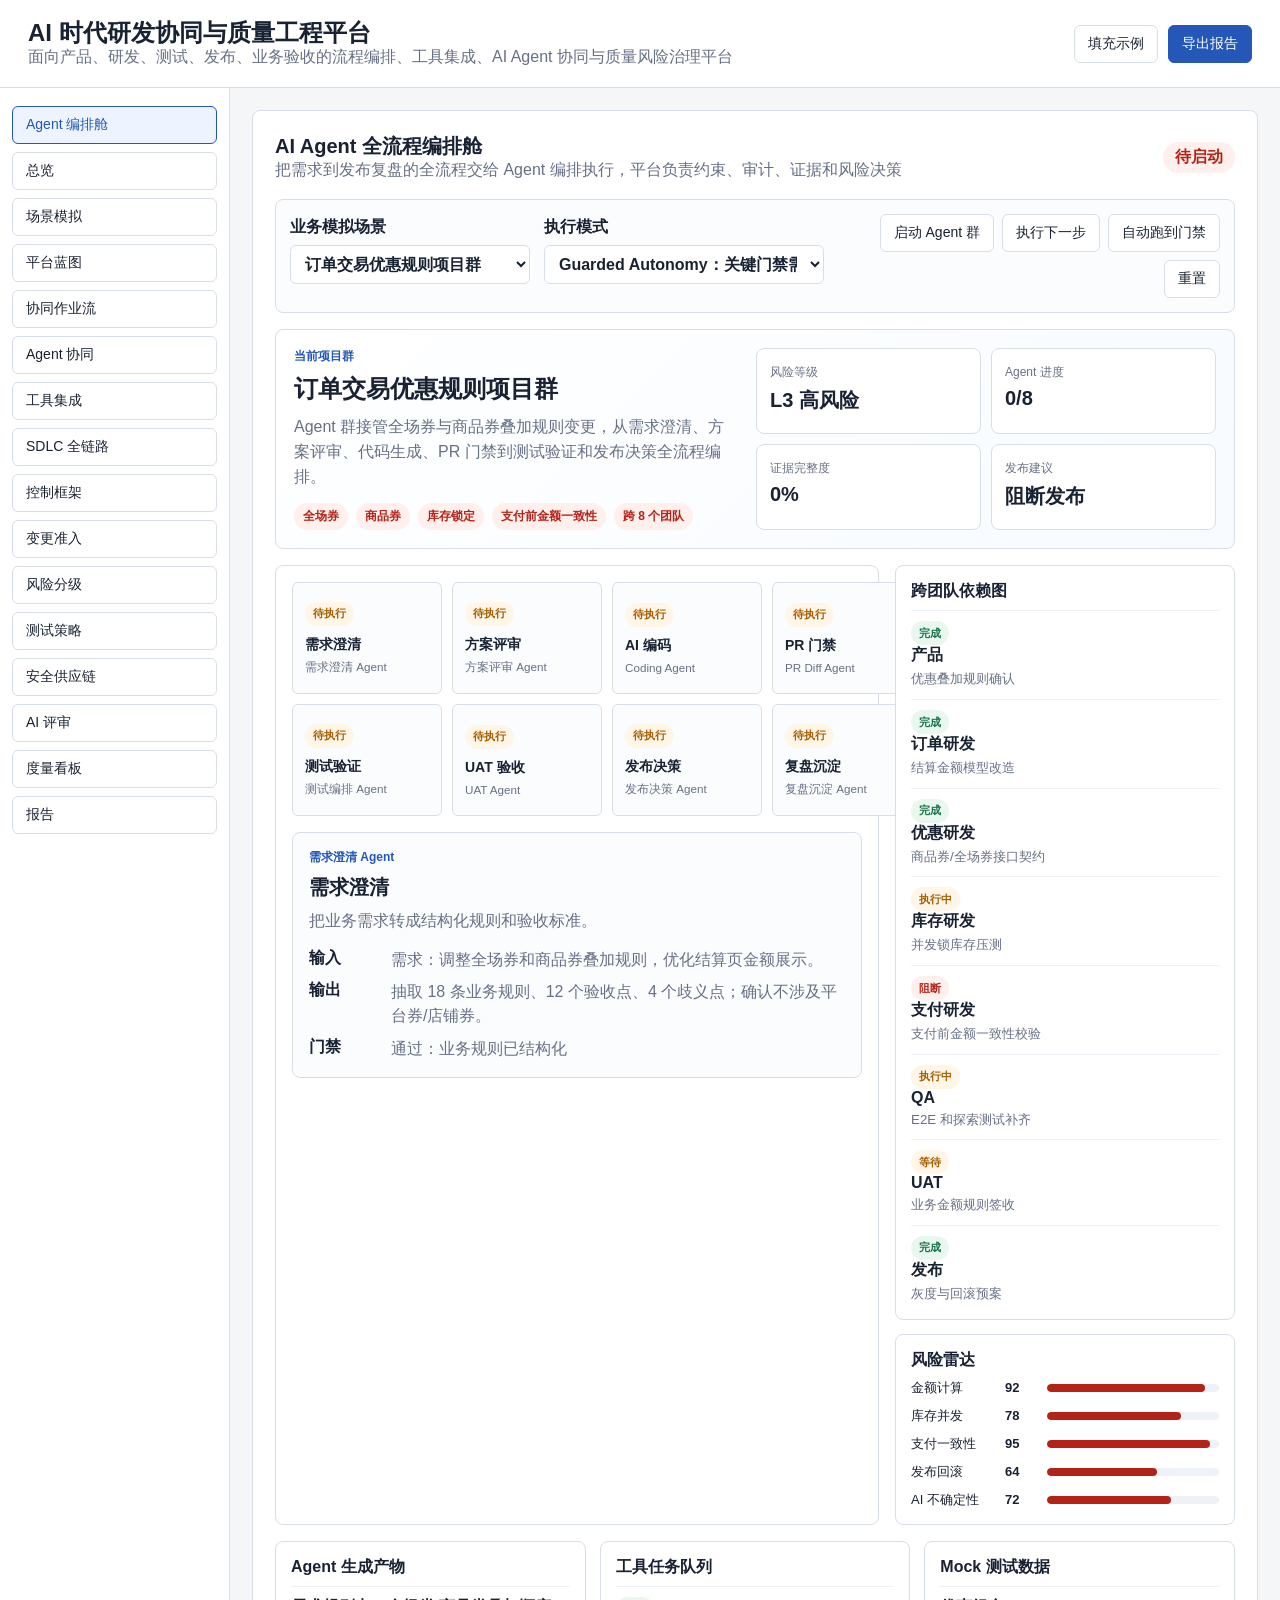
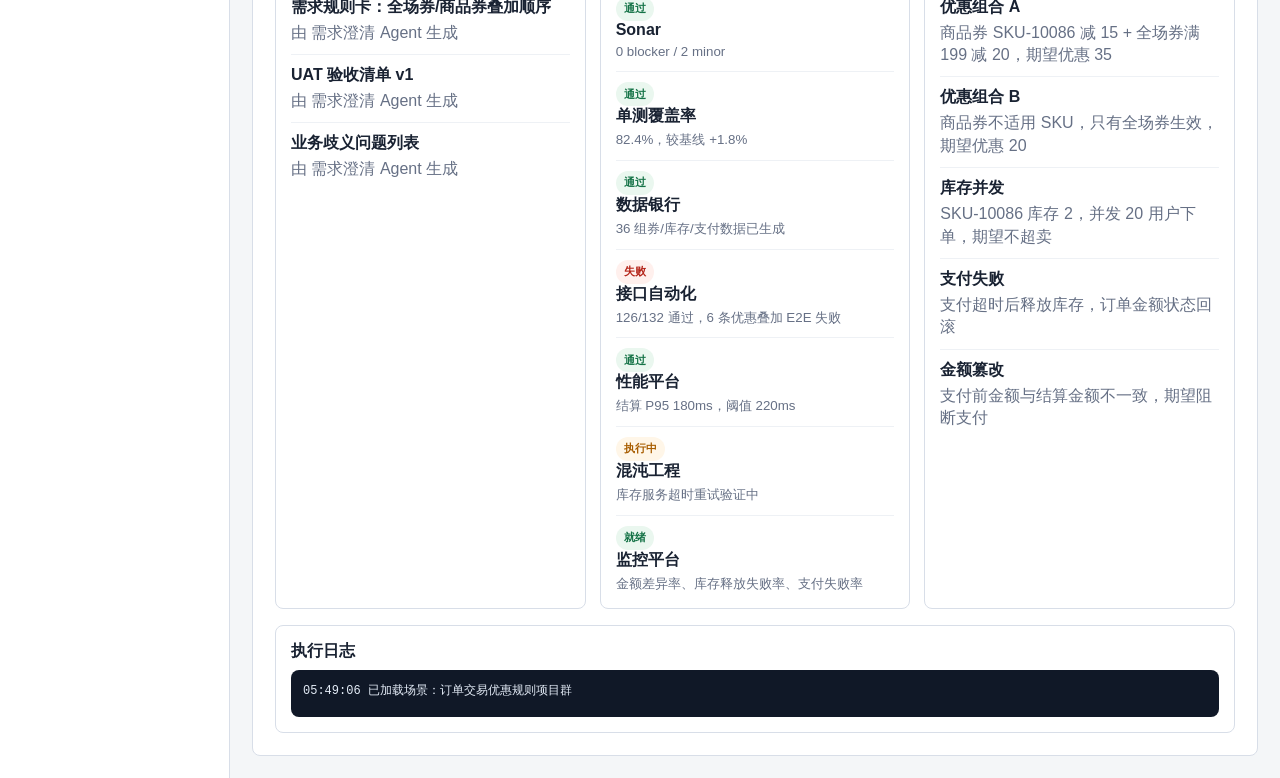
<file: web-quality-workbench/index.html>
<!doctype html>
<html lang="zh-CN">
<head>
  <meta charset="utf-8">
  <meta name="viewport" content="width=device-width, initial-scale=1">
  <title>AI 时代研发协同与质量工程平台</title>
  <link rel="stylesheet" href="styles.css">
</head>
<body>
  <header class="topbar">
    <div>
      <h1>AI 时代研发协同与质量工程平台</h1>
      <p>面向产品、研发、测试、发布、业务验收的流程编排、工具集成、AI Agent 协同与质量风险治理平台</p>
    </div>
    <div class="top-actions">
      <button id="sampleBtn" type="button">填充示例</button>
      <button id="exportBtn" type="button">导出报告</button>
    </div>
  </header>

  <main class="layout">
    <nav class="steps" aria-label="能力域">
      <button class="step active" data-target="agentlab">Agent 编排舱</button>
      <button class="step" data-target="dashboard">总览</button>
      <button class="step" data-target="simulator">场景模拟</button>
      <button class="step" data-target="platform">平台蓝图</button>
      <button class="step" data-target="collaboration">协同作业流</button>
      <button class="step" data-target="agents">Agent 协同</button>
      <button class="step" data-target="toolchain">工具集成</button>
      <button class="step" data-target="sdlc">SDLC 全链路</button>
      <button class="step" data-target="controls">控制框架</button>
      <button class="step" data-target="change">变更准入</button>
      <button class="step" data-target="risk">风险分级</button>
      <button class="step" data-target="tests">测试策略</button>
      <button class="step" data-target="security">安全供应链</button>
      <button class="step" data-target="review">AI 评审</button>
      <button class="step" data-target="metrics">度量看板</button>
      <button class="step" data-target="report">报告</button>
    </nav>

    <section class="workspace">
      <section id="agentlab" class="panel active">
        <div class="panel-head">
          <div>
            <h2>AI Agent 全流程编排舱</h2>
            <span class="hint">把需求到发布复盘的全流程交给 Agent 编排执行，平台负责约束、审计、证据和风险决策</span>
          </div>
          <span id="agentRunState" class="badge warn">待启动</span>
        </div>

        <div class="agent-controlbar">
          <label>业务模拟场景
            <select id="agentScenarioSelect"></select>
          </label>
          <label>执行模式
            <select id="agentMode">
              <option value="guarded">Guarded Autonomy：关键门禁需人工确认</option>
              <option value="supervised">Supervised：每步执行后等待确认</option>
              <option value="autonomous">Autonomous：低中风险自动推进</option>
            </select>
          </label>
          <div class="agent-buttons">
            <button id="startAgentRunBtn" type="button">启动 Agent 群</button>
            <button id="nextAgentStepBtn" type="button">执行下一步</button>
            <button id="autoAgentRunBtn" type="button">自动跑到门禁</button>
            <button id="resetAgentRunBtn" type="button">重置</button>
          </div>
        </div>

        <div class="agent-hero">
          <div>
            <span class="eyebrow">当前项目群</span>
            <h3 id="agentImpactTitle">订单交易优惠规则变更</h3>
            <p id="agentImpactSummary"></p>
            <div id="agentImpactTags" class="tag-list"></div>
          </div>
          <div class="agent-scorecard">
            <article><span>风险等级</span><strong id="agentRiskLevel">-</strong></article>
            <article><span>Agent 进度</span><strong id="agentProgress">0/0</strong></article>
            <article><span>证据完整度</span><strong id="agentEvidenceScore">0%</strong></article>
            <article><span>发布建议</span><strong id="agentDecision">-</strong></article>
          </div>
        </div>

        <div class="agent-workspace">
          <section class="agent-main">
            <div id="agentFlow" class="agent-flow"></div>
            <div id="agentStepDetail" class="agent-step-detail"></div>
          </section>
          <aside class="agent-side">
            <article>
              <h3>跨团队依赖图</h3>
              <div id="agentDependencyGraph" class="dependency-board"></div>
            </article>
            <article>
              <h3>风险雷达</h3>
              <div id="agentRiskRadar" class="risk-radar"></div>
            </article>
          </aside>
        </div>

        <div class="agent-panels">
          <article>
            <h3>Agent 生成产物</h3>
            <div id="agentArtifacts" class="artifact-list"></div>
          </article>
          <article>
            <h3>工具任务队列</h3>
            <div id="agentToolQueue" class="tool-queue"></div>
          </article>
          <article>
            <h3>Mock 测试数据</h3>
            <div id="agentMockData" class="mock-data"></div>
          </article>
        </div>

        <div class="agent-log-wrap">
          <h3>执行日志</h3>
          <div id="agentExecutionLog" class="execution-log"></div>
        </div>
      </section>

      <section id="dashboard" class="panel">
        <div class="panel-head">
          <div>
            <h2>研发协同平台总览</h2>
            <span class="hint">把 AI Coding 时代的软件变更纳入可评估、可验证、可追踪、可复盘的全研发协同体系</span>
          </div>
          <span id="readinessBadge" class="badge warn">Not ready</span>
        </div>
        <div class="summary-grid">
          <article>
            <span>风险等级</span>
            <strong id="riskSummary">Low 5/25</strong>
          </article>
          <article>
            <span>质量门禁</span>
            <strong id="gateSummary">0/12</strong>
          </article>
          <article>
            <span>测试充分度</span>
            <strong id="testSummary">0%</strong>
          </article>
          <article>
            <span>体系成熟度</span>
            <strong id="maturitySummary">0%</strong>
          </article>
        </div>
        <div class="flow">
          <div>需求澄清</div>
          <div>方案评审</div>
          <div>AI 编码</div>
          <div>PR 门禁</div>
          <div>验证/UAT</div>
          <div>发布复盘</div>
        </div>
        <div id="recommendations" class="recommendations"></div>
      </section>

      <section id="simulator" class="panel">
        <div class="panel-head">
          <div>
            <h2>端到端场景模拟</h2>
            <span class="hint">选择一个真实研发场景，观察平台如何串联需求、设计、AI 编码、PR、验证、UAT、发布和复盘</span>
          </div>
          <span id="scenarioDecision" class="badge warn">请选择场景</span>
        </div>

        <div id="scenarioCards" class="scenario-grid"></div>

        <div class="sim-layout">
          <section class="sim-main">
            <div class="sim-toolbar">
              <div>
                <strong id="scenarioTitle">未选择场景</strong>
                <span id="scenarioMeta" class="hint"></span>
              </div>
              <button id="runScenarioBtn" type="button">运行模拟门禁</button>
            </div>
            <div id="scenarioFlow" class="stage-flow"></div>
            <div id="stageDetail" class="stage-detail"></div>
          </section>

          <aside class="sim-side">
            <div class="side-card">
              <strong>重点风险</strong>
              <div id="riskHotspots" class="tag-list"></div>
            </div>
            <div class="side-card">
              <strong>跨团队依赖</strong>
              <div id="dependencyList"></div>
            </div>
            <div class="side-card">
              <strong>门禁结论</strong>
              <div id="gateSimulation"></div>
            </div>
          </aside>
        </div>

        <div class="sim-bottom">
          <article>
            <h3>AI Agent 输出</h3>
            <div id="agentSimulation" class="mini-list"></div>
          </article>
          <article>
            <h3>工具任务与证据</h3>
            <div id="toolSimulation" class="mini-list"></div>
          </article>
          <article>
            <h3>测试数据</h3>
            <div id="dataSimulation" class="mini-list"></div>
          </article>
        </div>
      </section>

      <section id="platform" class="panel">
        <div class="panel-head">
          <div>
            <h2>平台蓝图</h2>
            <span class="hint">从流程、工具、智能体、风险、证据、经营六层搭建研发协同操作系统</span>
          </div>
        </div>
        <div class="capability-grid">
          <article>
            <strong>流程编排层</strong>
            <span>阶段、责任人、准入准出、阻断、例外审批统一配置</span>
          </article>
          <article>
            <strong>风险决策层</strong>
            <span>按业务链路、数据影响、AI 不确定性、历史缺陷计算风险等级</span>
          </article>
          <article>
            <strong>AI 协同层</strong>
            <span>需求、方案、PR、测试、失败归因、复盘 Agent 辅助分析</span>
          </article>
          <article>
            <strong>工具编排层</strong>
            <span>接入数据银行、自动化、性能、混沌、Sonar、CI/CD、监控</span>
          </article>
          <article>
            <strong>证据中心</strong>
            <span>沉淀需求、代码、测试、UAT、发布和复盘证据</span>
          </article>
          <article>
            <strong>研发经营层</strong>
            <span>用 Lead Time、AI CFR、缺陷逃逸率、核心链路稳定性经营研发</span>
          </article>
        </div>
        <div class="note">
          <strong>平台定位</strong>
          <p>不是 QA 工具箱，而是面向产品、研发、测试、发布、业务验收的统一协同生产系统。</p>
        </div>
      </section>

      <section id="collaboration" class="panel">
        <div class="panel-head">
          <div>
            <h2>协同作业流</h2>
            <span class="hint">同一变更在平台内完成需求澄清、方案评审、PR 门禁、测试验证、UAT、发布和复盘</span>
          </div>
        </div>
        <div class="role-grid">
          <article>
            <strong>产品/业务</strong>
            <p>提供业务目标、验收标准、UAT 口径，确认全场券、商品券等业务规则。</p>
          </article>
          <article>
            <strong>研发</strong>
            <p>提交技术方案、AI Coding 使用说明、PR、单测、自检和回滚方案。</p>
          </article>
          <article>
            <strong>测试</strong>
            <p>编排数据银行、接口自动化、E2E、性能、混沌和探索测试证据。</p>
          </article>
          <article>
            <strong>发布/运维</strong>
            <p>确认灰度、监控、告警、回滚、发布窗口和异常响应预案。</p>
          </article>
        </div>
        <div class="timeline">
          <span>需求</span><span>设计</span><span>编码</span><span>PR</span><span>验证</span><span>UAT</span><span>发布</span><span>复盘</span>
        </div>
      </section>

      <section id="agents" class="panel">
        <div class="panel-head">
          <div>
            <h2>AI Agent 协同</h2>
            <span class="hint">AI 负责分析、推荐和证据生成，人负责业务语义、风险裁决和例外审批</span>
          </div>
        </div>
        <div class="catalog">
          <article><h3>需求澄清 Agent</h3><p>抽取业务规则、验收点、歧义和影响链路。</p></article>
          <article><h3>方案评审 Agent</h3><p>识别架构、接口、数据一致性、回滚和依赖风险。</p></article>
          <article><h3>PR Diff Agent</h3><p>分析 Diff、影响服务、历史缺陷和风险等级建议。</p></article>
          <article><h3>测试策略 Agent</h3><p>推荐测试范围、数据需求、回归集和 UAT 关注点。</p></article>
          <article><h3>失败归因 Agent</h3><p>分析 CI、自动化、日志失败，给出疑似根因。</p></article>
          <article><h3>复盘 Agent</h3><p>把逃逸缺陷转化为新增用例、门禁规则和知识库条目。</p></article>
        </div>
      </section>

      <section id="toolchain" class="panel">
        <div class="panel-head">
          <div>
            <h2>工具集成</h2>
            <span class="hint">复用现有平台能力，由协同平台统一触发、收集证据和生成门禁结论</span>
          </div>
        </div>
        <div class="tool-grid">
          <article><strong>数据银行</strong><span>自动准备全场券、商品券、库存、支付异常等测试数据</span></article>
          <article><strong>自动化框架</strong><span>按风险推荐接口、E2E、回归测试集合</span></article>
          <article><strong>性能平台</strong><span>验证下单、结算、支付前校验等核心接口 P95/P99</span></article>
          <article><strong>混沌工程</strong><span>验证优惠、库存、支付依赖异常下的降级和恢复能力</span></article>
          <article><strong>Sonar/覆盖率</strong><span>提供静态扫描、复杂度、漏洞、单测覆盖率变化</span></article>
          <article><strong>监控/缺陷</strong><span>绑定发布监控，回收线上缺陷并反哺门禁</span></article>
        </div>
      </section>

      <section id="sdlc" class="panel">
        <div class="panel-head">
          <div>
            <h2>SDLC 全链路协同控制</h2>
            <span class="hint">从需求到运行复盘，每个阶段都有责任人、证据、AI 辅助和自动化门禁</span>
          </div>
        </div>
        <div class="sdlc-map">
          <article>
            <strong>需求准入</strong>
            <span>业务目标、验收标准、影响范围、风险评估</span>
          </article>
          <article>
            <strong>设计评审</strong>
            <span>接口契约、回滚策略、安全设计、数据恢复</span>
          </article>
          <article>
            <strong>AI 编码约束</strong>
            <span>AI 使用说明、Prompt 假设、禁止范围、人工复核</span>
          </article>
          <article>
            <strong>PR 准入</strong>
            <span>PR 描述、改动文件、测试说明、风险等级</span>
          </article>
          <article>
            <strong>测试验证</strong>
            <span>单元、集成、契约、E2E、安全、AI 测试分析</span>
          </article>
          <article>
            <strong>安全供应链</strong>
            <span>SAST、密钥扫描、SCA、SBOM、LLM 风险评审</span>
          </article>
          <article>
            <strong>发布控制</strong>
            <span>发布说明、回滚、监控、灰度、审批</span>
          </article>
          <article>
            <strong>运行复盘</strong>
            <span>质量指标、回归反馈、线上监控、缺陷复盘</span>
          </article>
        </div>
        <div class="note">
          <strong>可执行入口</strong>
          <p>使用 <code>python3 scripts/sdlc_gate.py --manifest evidence/&lt;change&gt;.json</code> 按风险等级自动检查每个阶段证据是否齐全。</p>
        </div>
      </section>

      <section id="controls" class="panel">
        <div class="panel-head">
          <div>
            <h2>控制框架</h2>
            <span class="hint">把前面搭建的文档体系映射到行业实践和可执行证据</span>
          </div>
        </div>
        <div id="controlCatalog" class="catalog"></div>
      </section>

      <section id="change" class="panel">
        <div class="panel-head">
          <div>
            <h2>变更准入</h2>
            <span class="hint">AI 写代码之前先明确边界，AI 写完之后必须提交证据</span>
          </div>
        </div>
        <div class="form-grid">
          <label>变更标题<input id="title" type="text" placeholder="例如：新增订单权限校验"></label>
          <label>业务目标<textarea id="businessGoal" rows="4"></textarea></label>
          <label>AI 使用说明<textarea id="aiUsage" rows="4" placeholder="说明 AI 生成、人工修改、人工复核的范围"></textarea></label>
          <label>禁止触碰范围<textarea id="forbiddenScope" rows="3" placeholder="例如：不得修改支付结算逻辑，不得引入新依赖"></textarea></label>
          <label>验收标准<textarea id="acceptance" rows="5"></textarea></label>
          <label>回滚方案<textarea id="rollback" rows="4"></textarea></label>
          <label>剩余风险<textarea id="residualRisk" rows="4"></textarea></label>
        </div>
      </section>

      <section id="risk" class="panel">
        <div class="panel-head">
          <div>
            <h2>风险分级</h2>
            <span class="hint">风险决定门禁强度，高风险变更不能只看 happy path</span>
          </div>
          <span id="riskBadge" class="badge low">Low 5/25</span>
        </div>
        <div class="score-grid">
          <label>用户影响<select id="userImpact"></select></label>
          <label>数据影响<select id="dataImpact"></select></label>
          <label>复杂度<select id="complexity"></select></label>
          <label>可回滚性风险<select id="reversibility"></select></label>
          <label>信心缺口<select id="confidence"></select></label>
          <label>合规/隐私影响<select id="compliance"></select></label>
          <label>AI 自主度<select id="agency"></select></label>
          <label>供应链影响<select id="supplyChain"></select></label>
        </div>
        <div id="riskAdvice" class="note"></div>
      </section>

      <section id="tests" class="panel">
        <div class="panel-head">
          <div>
            <h2>测试策略</h2>
            <span class="hint">从测试金字塔扩展到契约、变异、属性、可观测性和混沌/韧性验证</span>
          </div>
          <span id="testBadge" class="badge warn">0%</span>
        </div>
        <div class="checks" id="testChecks"></div>
        <div class="form-grid">
          <label>单元测试<textarea id="unitTests" rows="4"></textarea></label>
          <label>集成/契约测试<textarea id="integrationTests" rows="4"></textarea></label>
          <label>端到端/关键旅程<textarea id="e2eTests" rows="4"></textarea></label>
          <label>安全/滥用场景<textarea id="securityTests" rows="4"></textarea></label>
          <label>性能/容量/韧性<textarea id="performanceTests" rows="4"></textarea></label>
          <label>人工探索测试<textarea id="manualChecks" rows="4"></textarea></label>
        </div>
      </section>

      <section id="security" class="panel">
        <div class="panel-head">
          <div>
            <h2>安全与供应链</h2>
            <span class="hint">覆盖 SSDF、SLSA、SBOM、签名、依赖治理和 AI 特有风险</span>
          </div>
          <span id="securityBadge" class="badge warn">0%</span>
        </div>
        <div class="checks" id="securityChecks"></div>
      </section>

      <section id="review" class="panel">
        <div class="panel-head">
          <div>
            <h2>AI 评审</h2>
            <span class="hint">AI 可以辅助发现风险，但最终责任必须由人和门禁共同承担</span>
          </div>
        </div>
        <div class="checks" id="reviewChecks"></div>
        <div class="form-grid">
          <label>AI 评审结论<textarea id="aiReviewNotes" rows="5" placeholder="记录 AI 发现的风险、建议补充的测试、可能的架构偏差"></textarea></label>
          <label>人工复核结论<textarea id="humanReviewNotes" rows="5" placeholder="记录人工接受/驳回 AI 建议的原因"></textarea></label>
        </div>
      </section>

      <section id="metrics" class="panel">
        <div class="panel-head">
          <div>
            <h2>度量看板</h2>
            <span class="hint">用 DORA、缺陷逃逸和 AI 变更失败率持续校准质量体系</span>
          </div>
        </div>
        <div class="metric-grid">
          <label>变更前置时间/小时<input id="leadTime" type="number" min="0" value="0"></label>
          <label>部署频率/周<input id="deployFrequency" type="number" min="0" value="0"></label>
          <label>变更失败率/%<input id="changeFailRate" type="number" min="0" max="100" value="0"></label>
          <label>失败部署恢复时间/小时<input id="recoveryTime" type="number" min="0" value="0"></label>
          <label>部署返工率/%<input id="reworkRate" type="number" min="0" max="100" value="0"></label>
          <label>缺陷逃逸数/周<input id="escapedDefects" type="number" min="0" value="0"></label>
          <label>AI 变更失败率/%<input id="aiFailureRate" type="number" min="0" max="100" value="0"></label>
          <label>自动化回归通过率/%<input id="regressionPassRate" type="number" min="0" max="100" value="0"></label>
        </div>
        <div id="metricAdvice" class="note"></div>
      </section>

      <section id="report" class="panel">
        <div class="panel-head">
          <div>
            <h2>报告</h2>
            <span class="hint">报告可作为 PR 质量证据、发布评审材料和缺陷复盘输入</span>
          </div>
        </div>
        <pre id="reportText"></pre>
      </section>
    </section>
  </main>

  <div id="toast" role="status"></div>
  <script src="app.js"></script>
</body>
</html>
</file>
<file: web-quality-workbench/styles.css>
:root {
  color-scheme: light;
  --bg: #f4f6f8;
  --panel: #ffffff;
  --line: #d8dee8;
  --text: #192232;
  --muted: #667085;
  --blue: #2457b7;
  --soft-blue: #edf4ff;
  --green: #157347;
  --soft-green: #eaf7ef;
  --amber: #a85d00;
  --soft-amber: #fff6e8;
  --red: #b42318;
  --soft-red: #fff0ed;
  --ink: #111827;
}

* {
  box-sizing: border-box;
}

body {
  margin: 0;
  background: var(--bg);
  color: var(--text);
  font-family: -apple-system, BlinkMacSystemFont, "Segoe UI", sans-serif;
}

.topbar {
  min-height: 88px;
  display: flex;
  align-items: center;
  justify-content: space-between;
  gap: 20px;
  padding: 18px 28px;
  background: #ffffff;
  border-bottom: 1px solid var(--line);
}

h1,
h2,
h3,
p {
  margin: 0;
}

h1 {
  font-size: 24px;
  line-height: 1.2;
}

h2 {
  font-size: 20px;
}

h3 {
  font-size: 16px;
  margin-bottom: 8px;
}

.topbar p,
.hint,
small {
  color: var(--muted);
}

.top-actions {
  display: flex;
  gap: 10px;
}

button {
  border: 1px solid var(--line);
  background: #ffffff;
  color: var(--text);
  min-height: 38px;
  padding: 8px 13px;
  border-radius: 6px;
  cursor: pointer;
  font-size: 14px;
}

button:hover {
  border-color: #9aa7bc;
}

#exportBtn {
  background: var(--blue);
  border-color: var(--blue);
  color: #ffffff;
}

.layout {
  display: grid;
  grid-template-columns: 230px minmax(0, 1fr);
  min-height: calc(100vh - 88px);
}

.steps {
  border-right: 1px solid var(--line);
  background: #ffffff;
  padding: 18px 12px;
}

.step {
  width: 100%;
  text-align: left;
  margin-bottom: 8px;
}

.step.active {
  border-color: var(--blue);
  color: var(--blue);
  background: #edf4ff;
}

.workspace {
  padding: 22px;
}

.panel {
  display: none;
  max-width: 1180px;
  background: var(--panel);
  border: 1px solid var(--line);
  border-radius: 8px;
  padding: 22px;
}

.panel.active {
  display: block;
}

.panel-head {
  display: flex;
  justify-content: space-between;
  gap: 14px;
  align-items: center;
  margin-bottom: 18px;
}

.summary-grid,
.scenario-grid,
.score-grid,
.metric-grid,
.form-grid,
.sdlc-map,
.capability-grid,
.role-grid,
.tool-grid {
  display: grid;
  grid-template-columns: repeat(2, minmax(240px, 1fr));
  gap: 14px;
}

.summary-grid {
  grid-template-columns: repeat(4, minmax(160px, 1fr));
  margin-bottom: 18px;
}

.scenario-grid {
  grid-template-columns: repeat(3, minmax(220px, 1fr));
  margin-bottom: 18px;
}

.scenario-card {
  text-align: left;
  min-height: 156px;
  padding: 16px;
  border-radius: 8px;
  background: #fbfcfe;
}

.scenario-card.active {
  border-color: var(--blue);
  background: var(--soft-blue);
  box-shadow: 0 0 0 2px rgba(36, 87, 183, 0.08);
}

.scenario-card span,
.eyebrow {
  display: block;
  color: var(--blue);
  font-size: 12px;
  font-weight: 800;
  margin-bottom: 8px;
}

.scenario-card strong {
  display: block;
  font-size: 16px;
  margin-bottom: 8px;
}

.scenario-card small {
  display: block;
  line-height: 1.42;
  min-height: 56px;
}

.scenario-card em {
  display: inline-flex;
  margin-top: 12px;
  color: var(--red);
  font-style: normal;
  font-weight: 800;
}

.agent-controlbar {
  display: grid;
  grid-template-columns: minmax(240px, 1.1fr) minmax(280px, 1.2fr) auto;
  gap: 14px;
  align-items: end;
  border: 1px solid var(--line);
  border-radius: 8px;
  padding: 14px;
  background: #fbfcfe;
  margin-bottom: 16px;
}

.agent-buttons {
  display: flex;
  flex-wrap: wrap;
  gap: 8px;
  justify-content: flex-end;
}

.agent-hero {
  display: grid;
  grid-template-columns: minmax(0, 1fr) 460px;
  gap: 16px;
  border: 1px solid var(--line);
  border-radius: 8px;
  padding: 18px;
  background: linear-gradient(135deg, #ffffff 0%, #f7fbff 100%);
  margin-bottom: 16px;
}

.agent-hero h3 {
  font-size: 24px;
  margin-bottom: 10px;
}

.agent-hero p {
  color: var(--muted);
  line-height: 1.55;
  margin-bottom: 14px;
}

.agent-scorecard {
  display: grid;
  grid-template-columns: repeat(2, minmax(140px, 1fr));
  gap: 10px;
}

.agent-scorecard article {
  border: 1px solid var(--line);
  border-radius: 8px;
  padding: 13px;
  background: #ffffff;
}

.agent-scorecard span {
  color: var(--muted);
  font-size: 12px;
}

.agent-scorecard strong {
  display: block;
  font-size: 20px;
  margin-top: 6px;
}

.agent-workspace {
  display: grid;
  grid-template-columns: minmax(0, 1fr) 340px;
  gap: 16px;
}

.agent-main,
.agent-side article,
.agent-panels article,
.agent-log-wrap {
  border: 1px solid var(--line);
  border-radius: 8px;
  background: #ffffff;
}

.agent-main {
  padding: 16px;
}

.agent-flow {
  display: grid;
  grid-template-columns: repeat(4, minmax(150px, 1fr));
  gap: 10px;
  margin-bottom: 16px;
}

.agent-node {
  min-height: 112px;
  text-align: left;
  padding: 12px;
  background: #fbfcfe;
}

.agent-node.active {
  border-color: var(--blue);
  background: var(--soft-blue);
}

.agent-node strong,
.agent-node small {
  display: block;
}

.agent-node strong {
  margin: 10px 0 6px;
}

.agent-step-detail {
  border: 1px solid var(--line);
  border-radius: 8px;
  padding: 16px;
  background: #fbfcfe;
}

.agent-step-detail h3 {
  font-size: 20px;
  margin-bottom: 8px;
}

.agent-step-detail p,
.agent-step-detail dd {
  color: var(--muted);
  line-height: 1.52;
}

.agent-step-detail dl {
  display: grid;
  grid-template-columns: 70px minmax(0, 1fr);
  gap: 8px 12px;
  margin: 14px 0 0;
}

.agent-step-detail dt {
  font-weight: 800;
  color: var(--text);
}

.agent-step-detail dd {
  margin: 0;
}

.agent-side {
  display: grid;
  gap: 14px;
}

.agent-side article,
.agent-panels article,
.agent-log-wrap {
  padding: 15px;
}

.dependency-board,
.risk-radar,
.artifact-list,
.tool-queue,
.mock-data {
  display: grid;
  gap: 10px;
}

.dependency-card,
.tool-item,
.artifact-item,
.mock-item {
  border-top: 1px solid #eef1f5;
  padding-top: 10px;
}

.dependency-card strong,
.dependency-card small,
.tool-item strong,
.tool-item small,
.artifact-item strong,
.artifact-item span,
.mock-item strong,
.mock-item span {
  display: block;
}

.dependency-card small,
.tool-item small,
.artifact-item span,
.mock-item span {
  color: var(--muted);
  margin-top: 4px;
  line-height: 1.4;
}

.risk-bar {
  display: grid;
  grid-template-columns: 86px 34px minmax(0, 1fr);
  gap: 8px;
  align-items: center;
  font-size: 13px;
}

.risk-bar div {
  height: 8px;
  border-radius: 999px;
  background: #eef1f5;
  overflow: hidden;
}

.risk-bar i {
  display: block;
  height: 100%;
  border-radius: 999px;
  background: var(--red);
}

.agent-panels {
  display: grid;
  grid-template-columns: repeat(3, minmax(220px, 1fr));
  gap: 14px;
  margin-top: 16px;
}

.agent-log-wrap {
  margin-top: 16px;
}

.execution-log {
  max-height: 210px;
  overflow: auto;
  border-radius: 8px;
  background: #101827;
  color: #e5edf8;
  padding: 12px;
}

.execution-log p {
  font-family: ui-monospace, SFMono-Regular, Menlo, monospace;
  font-size: 12px;
  line-height: 1.5;
  margin-bottom: 5px;
}

.sim-layout {
  display: grid;
  grid-template-columns: minmax(0, 1fr) 330px;
  gap: 16px;
}

.sim-main,
.sim-side,
.sim-bottom article {
  border: 1px solid var(--line);
  border-radius: 8px;
  background: #ffffff;
}

.sim-main {
  padding: 16px;
}

.sim-toolbar {
  display: flex;
  align-items: center;
  justify-content: space-between;
  gap: 12px;
  margin-bottom: 16px;
}

.sim-toolbar strong {
  display: block;
  font-size: 18px;
}

.sim-toolbar .hint {
  display: block;
  margin-top: 4px;
}

.stage-flow {
  display: grid;
  grid-template-columns: repeat(8, minmax(86px, 1fr));
  gap: 8px;
  margin-bottom: 16px;
}

.stage-node {
  min-height: 74px;
  padding: 10px 8px;
  text-align: center;
  background: #fbfcfe;
}

.stage-node.active {
  border-color: var(--blue);
  background: var(--soft-blue);
}

.stage-node span {
  display: block;
  color: var(--muted);
  font-size: 11px;
  margin-bottom: 6px;
}

.stage-node strong {
  font-size: 13px;
}

.stage-detail {
  display: grid;
  grid-template-columns: minmax(0, 1fr) 260px;
  gap: 14px;
  border: 1px solid var(--line);
  border-radius: 8px;
  padding: 16px;
  background: #fbfcfe;
}

.stage-detail h3 {
  font-size: 18px;
  margin-bottom: 8px;
}

.stage-detail p {
  color: var(--muted);
  line-height: 1.55;
}

.stage-actions {
  display: grid;
  gap: 8px;
}

.stage-actions span {
  border: 1px solid var(--line);
  border-radius: 8px;
  padding: 9px 10px;
  background: #ffffff;
  color: var(--text);
  font-weight: 700;
}

.sim-side {
  display: grid;
  gap: 12px;
  padding: 14px;
}

.side-card {
  border-bottom: 1px solid var(--line);
  padding-bottom: 12px;
}

.side-card:last-child {
  border-bottom: 0;
  padding-bottom: 0;
}

.side-card > strong {
  display: block;
  margin-bottom: 10px;
}

.tag-list {
  display: flex;
  flex-wrap: wrap;
  gap: 8px;
}

.tag-list span {
  border-radius: 999px;
  padding: 5px 9px;
  background: var(--soft-red);
  color: var(--red);
  font-size: 12px;
  font-weight: 800;
}

.dep-row,
.gate-row {
  display: grid;
  grid-template-columns: 78px minmax(0, 1fr);
  gap: 8px;
  align-items: center;
  padding: 8px 0;
  border-top: 1px solid #eef1f5;
}

.dep-row small,
.gate-row small {
  grid-column: 2;
}

.status,
.dot {
  display: inline-flex;
  align-items: center;
  justify-content: center;
  border-radius: 999px;
  min-height: 24px;
  padding: 3px 8px;
  font-size: 11px;
  font-weight: 800;
}

.dot {
  width: 12px;
  min-height: 12px;
  padding: 0;
  justify-self: center;
}

.status.ok,
.dot.ok {
  background: var(--soft-green);
  color: var(--green);
}

.status.pending,
.dot.pending {
  background: var(--soft-amber);
  color: var(--amber);
}

.status.bad,
.dot.bad {
  background: var(--soft-red);
  color: var(--red);
}

.sim-bottom {
  display: grid;
  grid-template-columns: repeat(3, minmax(220px, 1fr));
  gap: 14px;
  margin-top: 16px;
}

.sim-bottom article {
  padding: 15px;
}

.mini-list {
  display: grid;
  gap: 10px;
}

.mini-list div {
  border-top: 1px solid #eef1f5;
  padding-top: 10px;
}

.mini-list strong {
  color: var(--text);
}

.mini-list p {
  color: var(--muted);
  line-height: 1.45;
  margin-top: 4px;
}

.summary-grid article {
  border: 1px solid var(--line);
  border-radius: 8px;
  padding: 15px;
  background: #fbfcfe;
}

.summary-grid span {
  display: block;
  color: var(--muted);
  font-size: 13px;
  margin-bottom: 7px;
}

.summary-grid strong {
  font-size: 24px;
}

.flow {
  display: grid;
  grid-template-columns: repeat(6, minmax(120px, 1fr));
  gap: 10px;
  margin-bottom: 18px;
}

.flow div {
  border: 1px solid var(--line);
  border-radius: 8px;
  padding: 12px;
  text-align: center;
  background: #ffffff;
  font-weight: 700;
}

.sdlc-map {
  grid-template-columns: repeat(4, minmax(190px, 1fr));
  margin-bottom: 18px;
}

.sdlc-map article {
  border: 1px solid var(--line);
  border-radius: 8px;
  padding: 14px;
  background: #fbfcfe;
  min-height: 116px;
}

.sdlc-map strong {
  display: block;
  color: var(--blue);
  margin-bottom: 10px;
}

.sdlc-map span {
  color: var(--muted);
  line-height: 1.45;
}

.capability-grid {
  grid-template-columns: repeat(3, minmax(220px, 1fr));
  margin-bottom: 18px;
}

.capability-grid article,
.role-grid article,
.tool-grid article {
  border: 1px solid var(--line);
  border-radius: 8px;
  padding: 14px;
  background: #fbfcfe;
  min-height: 112px;
}

.capability-grid strong,
.role-grid strong,
.tool-grid strong {
  display: block;
  color: var(--blue);
  margin-bottom: 9px;
}

.capability-grid span,
.tool-grid span,
.role-grid p {
  color: var(--muted);
  line-height: 1.48;
}

.timeline {
  display: grid;
  grid-template-columns: repeat(8, minmax(82px, 1fr));
  gap: 8px;
  margin-top: 18px;
}

.timeline span {
  border: 1px solid var(--line);
  border-radius: 8px;
  padding: 12px 8px;
  text-align: center;
  background: #edf4ff;
  color: var(--blue);
  font-weight: 800;
}

.recommendations article,
.note,
.catalog article {
  border: 1px solid var(--line);
  border-radius: 8px;
  padding: 14px;
  background: #fbfcfe;
  color: var(--muted);
}

.recommendations article.ok {
  border-color: #b7dfc5;
  background: #f0faf3;
}

.catalog {
  display: grid;
  grid-template-columns: repeat(2, minmax(280px, 1fr));
  gap: 14px;
}

.catalog p {
  line-height: 1.5;
  margin-top: 6px;
}

label {
  display: block;
  font-weight: 650;
  margin-bottom: 14px;
}

input[type="text"],
input[type="number"],
textarea,
select {
  width: 100%;
  margin-top: 7px;
  border: 1px solid var(--line);
  border-radius: 6px;
  padding: 9px 10px;
  font: inherit;
  color: var(--text);
  background: #ffffff;
}

textarea {
  resize: vertical;
  line-height: 1.45;
}

.checks {
  display: grid;
  grid-template-columns: repeat(2, minmax(280px, 1fr));
  gap: 10px 14px;
  margin-bottom: 16px;
}

.checks label {
  border: 1px solid var(--line);
  border-radius: 8px;
  padding: 12px;
  margin: 0;
  background: #fbfcfe;
}

.checks span {
  font-weight: 750;
}

.checks small {
  display: block;
  margin: 6px 0 0 24px;
  line-height: 1.35;
}

.badge {
  display: inline-flex;
  align-items: center;
  min-height: 30px;
  border-radius: 999px;
  padding: 5px 12px;
  font-weight: 800;
  white-space: nowrap;
}

.badge.low {
  background: #eaf7ef;
  color: var(--green);
}

.badge.medium {
  background: #fff6e8;
  color: var(--amber);
}

.badge.high,
.badge.critical,
.badge.warn {
  background: #fff0ed;
  color: var(--red);
}

#reportText {
  min-height: 560px;
  overflow: auto;
  white-space: pre-wrap;
  border: 1px solid var(--line);
  border-radius: 8px;
  background: #101827;
  color: #edf2f7;
  padding: 18px;
  line-height: 1.5;
}

#toast {
  position: fixed;
  right: 20px;
  bottom: 20px;
  display: none;
  max-width: 460px;
  padding: 12px 14px;
  border-radius: 8px;
  background: #172033;
  color: #ffffff;
  box-shadow: 0 12px 30px rgba(20, 30, 50, 0.2);
}

@media (max-width: 900px) {
  .topbar {
    align-items: flex-start;
    flex-direction: column;
  }

  .layout {
    grid-template-columns: 1fr;
  }

  .steps {
    border-right: 0;
    border-bottom: 1px solid var(--line);
  }

  .summary-grid,
  .scenario-grid,
  .score-grid,
  .metric-grid,
  .form-grid,
  .checks,
  .catalog,
  .flow,
  .sdlc-map,
  .capability-grid,
  .role-grid,
  .tool-grid,
  .timeline {
    grid-template-columns: 1fr;
  }

  .sim-layout,
  .stage-detail,
  .sim-bottom {
    grid-template-columns: 1fr;
  }

  .stage-flow {
    grid-template-columns: repeat(2, minmax(120px, 1fr));
  }

  .agent-controlbar,
  .agent-hero,
  .agent-workspace,
  .agent-panels {
    grid-template-columns: 1fr;
  }

  .agent-flow {
    grid-template-columns: 1fr;
  }
}
</file>
